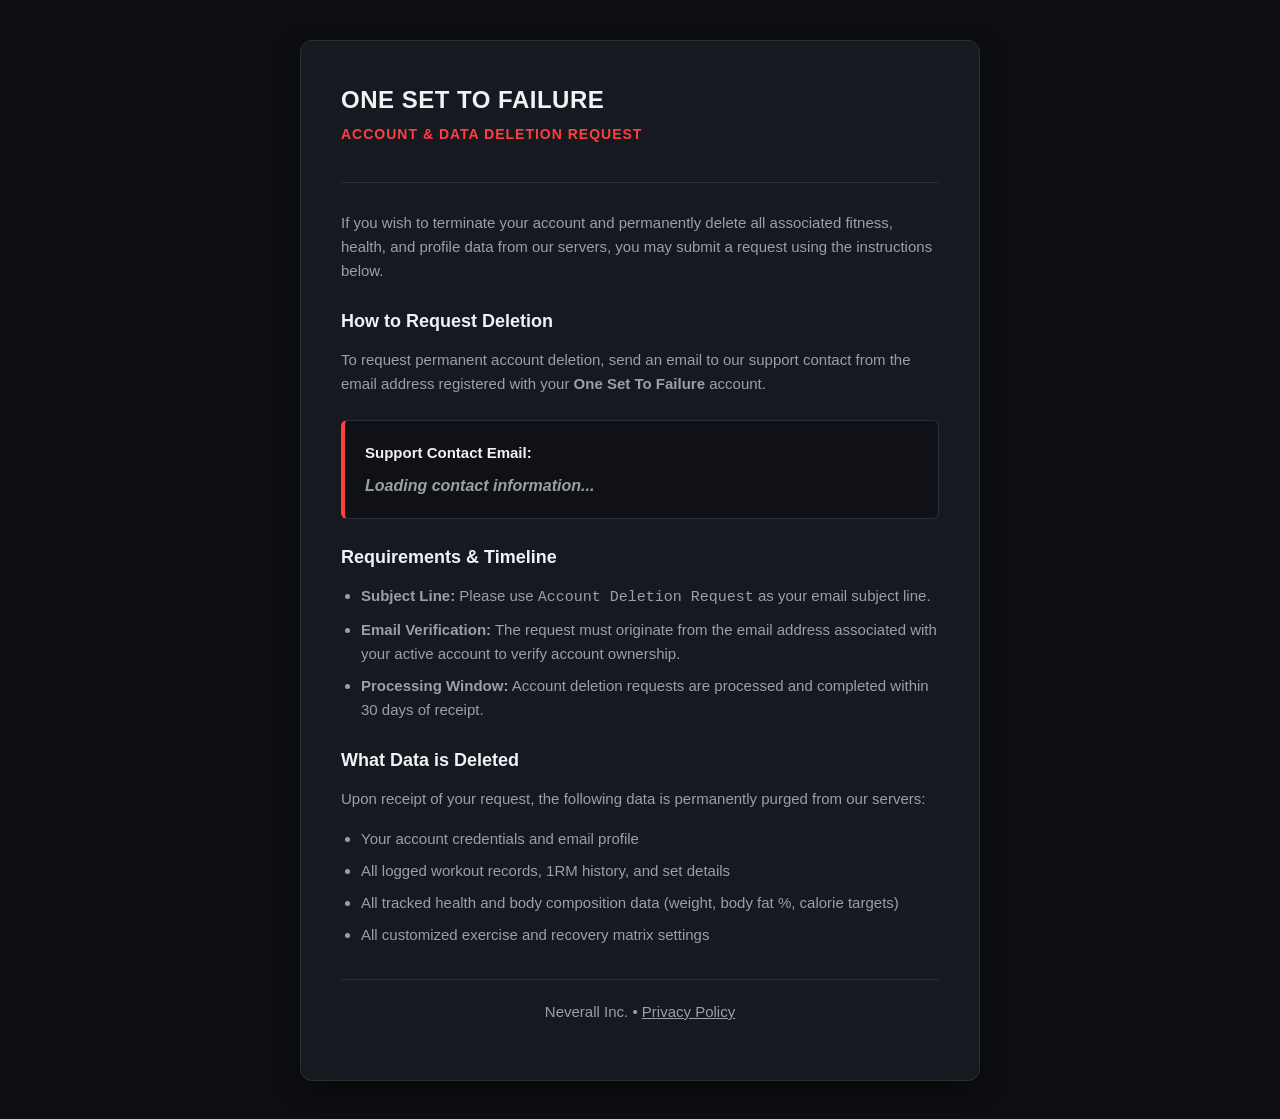
<file: delete-account.html>
<!DOCTYPE html>
<html lang="en">
<head>
    <meta charset="UTF-8">
    <meta name="viewport" content="width=device-width, initial-scale=1.0">
    <title>Delete Account - One Set To Failure</title>
    <style>
        :root {
            --bg-color: #0d0f12;
            --card-bg: #161920;
            --accent-color: #ff3e3e;
            --text-primary: #f0f2f5;
            --text-secondary: #9aa0a6;
            --border-color: #2a2e39;
            --font-family: -apple-system, BlinkMacSystemFont, 'Segoe UI', Roboto, Helvetica, Arial, sans-serif;
        }

        * {
            box-sizing: border-box;
            margin: 0;
            padding: 0;
        }

        body {
            background-color: var(--bg-color);
            color: var(--text-primary);
            font-family: var(--font-family);
            line-height: 1.6;
            padding: 40px 20px;
            display: flex;
            justify-content: center;
            align-items: center;
            min-height: 100vh;
        }

        .container {
            max-width: 680px;
            width: 100%;
            background-color: var(--card-bg);
            border: 1px solid var(--border-color);
            border-radius: 12px;
            padding: 40px;
            box-shadow: 0 8px 24px rgba(0, 0, 0, 0.5);
        }

        .header {
            border-bottom: 1px solid var(--border-color);
            padding-bottom: 20px;
            margin-bottom: 28px;
        }

        .header h1 {
            font-size: 24px;
            font-weight: 700;
            letter-spacing: 0.5px;
            text-transform: uppercase;
            color: var(--text-primary);
        }

        .header p {
            color: var(--accent-color);
            font-size: 14px;
            font-weight: 600;
            margin-top: 4px;
            text-transform: uppercase;
            letter-spacing: 1px;
        }

        h2 {
            font-size: 18px;
            color: var(--text-primary);
            margin-top: 24px;
            margin-bottom: 12px;
        }

        p, ul {
            color: var(--text-secondary);
            font-size: 15px;
            margin-bottom: 16px;
        }

        ul {
            padding-left: 20px;
        }

        li {
            margin-bottom: 8px;
        }

        .contact-box {
            background-color: #0f1116;
            border: 1px solid var(--border-color);
            border-left: 4px solid var(--accent-color);
            padding: 20px;
            border-radius: 6px;
            margin: 24px 0;
        }

        .email-link {
            color: #58a6ff;
            text-decoration: none;
            font-weight: 600;
        }

        .email-link:hover {
            text-decoration: underline;
        }

        .footer {
            margin-top: 32px;
            padding-top: 20px;
            border-top: 1px solid var(--border-color);
            font-size: 13px;
            color: var(--text-secondary);
            text-align: center;
        }

        .footer a {
            color: var(--text-secondary);
            text-decoration: underline;
        }

        @media (max-width: 480px) {
            .container {
                padding: 24px;
            }
        }
    </style>
</head>
<body>

    <div class="container">
        <div class="header">
            <h1>One Set To Failure</h1>
            <p>Account & Data Deletion Request</p>
        </div>

        <p>If you wish to terminate your account and permanently delete all associated fitness, health, and profile data from our servers, you may submit a request using the instructions below.</p>

        <h2>How to Request Deletion</h2>
        <p>To request permanent account deletion, send an email to our support contact from the email address registered with your <strong>One Set To Failure</strong> account.</p>

        <div class="contact-box">
            <p style="margin-bottom: 8px; color: var(--text-primary); font-weight: 600;">Support Contact Email:</p>
            <p id="email-container" style="margin-bottom: 0; font-size: 16px; font-weight: 600; color: var(--text-secondary);">
                <em>Loading contact information...</em>
            </p>
        </div>

        <h2>Requirements & Timeline</h2>
        <ul>
            <li><strong>Subject Line:</strong> Please use <code>Account Deletion Request</code> as your email subject line.</li>
            <li><strong>Email Verification:</strong> The request must originate from the email address associated with your active account to verify account ownership.</li>
            <li><strong>Processing Window:</strong> Account deletion requests are processed and completed within 30 days of receipt.</li>
        </ul>

        <h2>What Data is Deleted</h2>
        <p>Upon receipt of your request, the following data is permanently purged from our servers:</p>
        <ul>
            <li>Your account credentials and email profile</li>
            <li>All logged workout records, 1RM history, and set details</li>
            <li>All tracked health and body composition data (weight, body fat %, calorie targets)</li>
            <li>All customized exercise and recovery matrix settings</li>
        </ul>

        <div class="footer">
            <p>Neverall Inc. &bull; <a href="/privacy.html">Privacy Policy</a></p>
        </div>
    </div>

    <!-- Delayed JavaScript Email De-obfuscation -->
    <script>
        setTimeout(function() {
            var user = [110,101,118,101,114,97,108,108,46,105,110,99];
            var domain = [103,109,97,105,108,46,99,111,109];
            
            var userStr = user.map(function(c) { return String.fromCharCode(c); }).join('');
            var domainStr = domain.map(function(c) { return String.fromCharCode(c); }).join('');
            
            var fullEmail = userStr + '@' + domainStr;
            
            var container = document.getElementById('email-container');
            if (container) {
                container.innerHTML = '';
                var link = document.createElement('a');
                link.href = 'mailto:' + fullEmail + '?subject=Account%20Deletion%20Request';
                link.className = 'email-link';
                link.textContent = fullEmail;
                container.appendChild(link);
            }
        }, 2000); // 2000ms (2 second delay)
    </script>
</body>
</html>
</file>
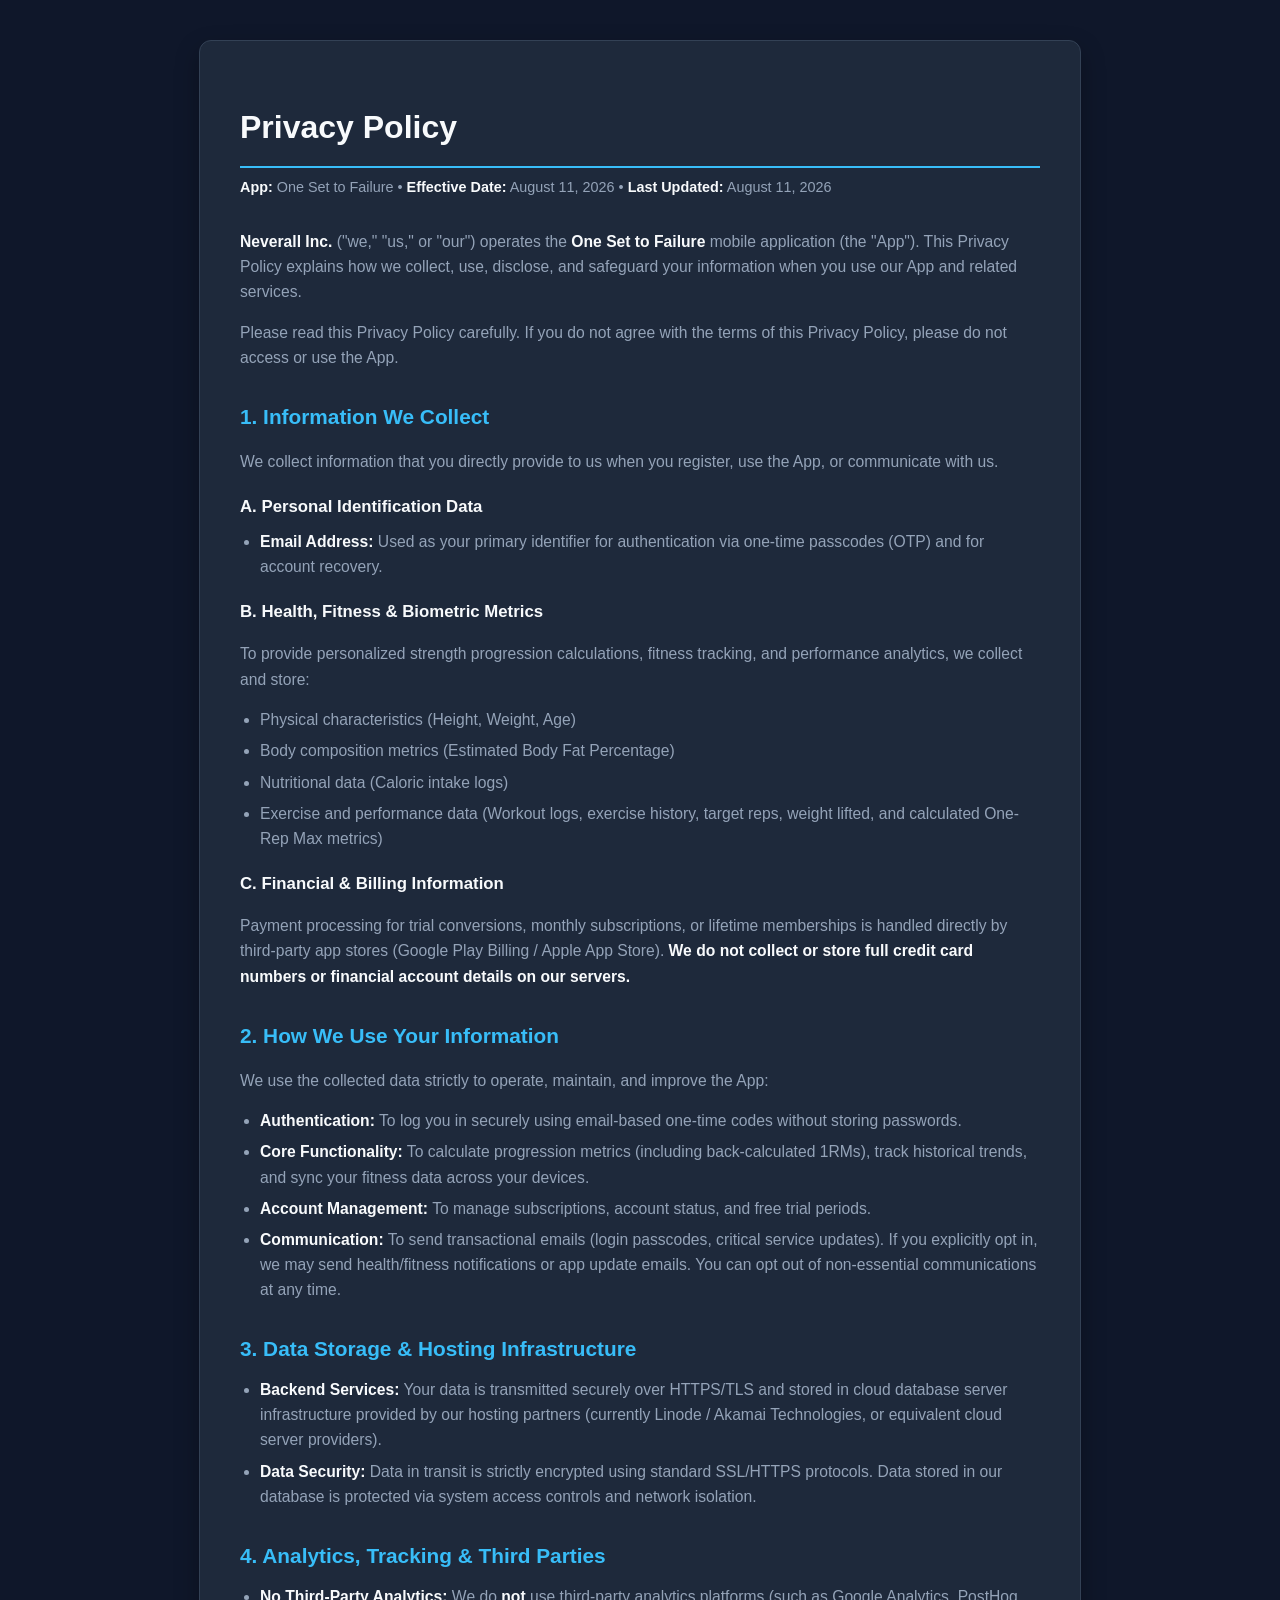
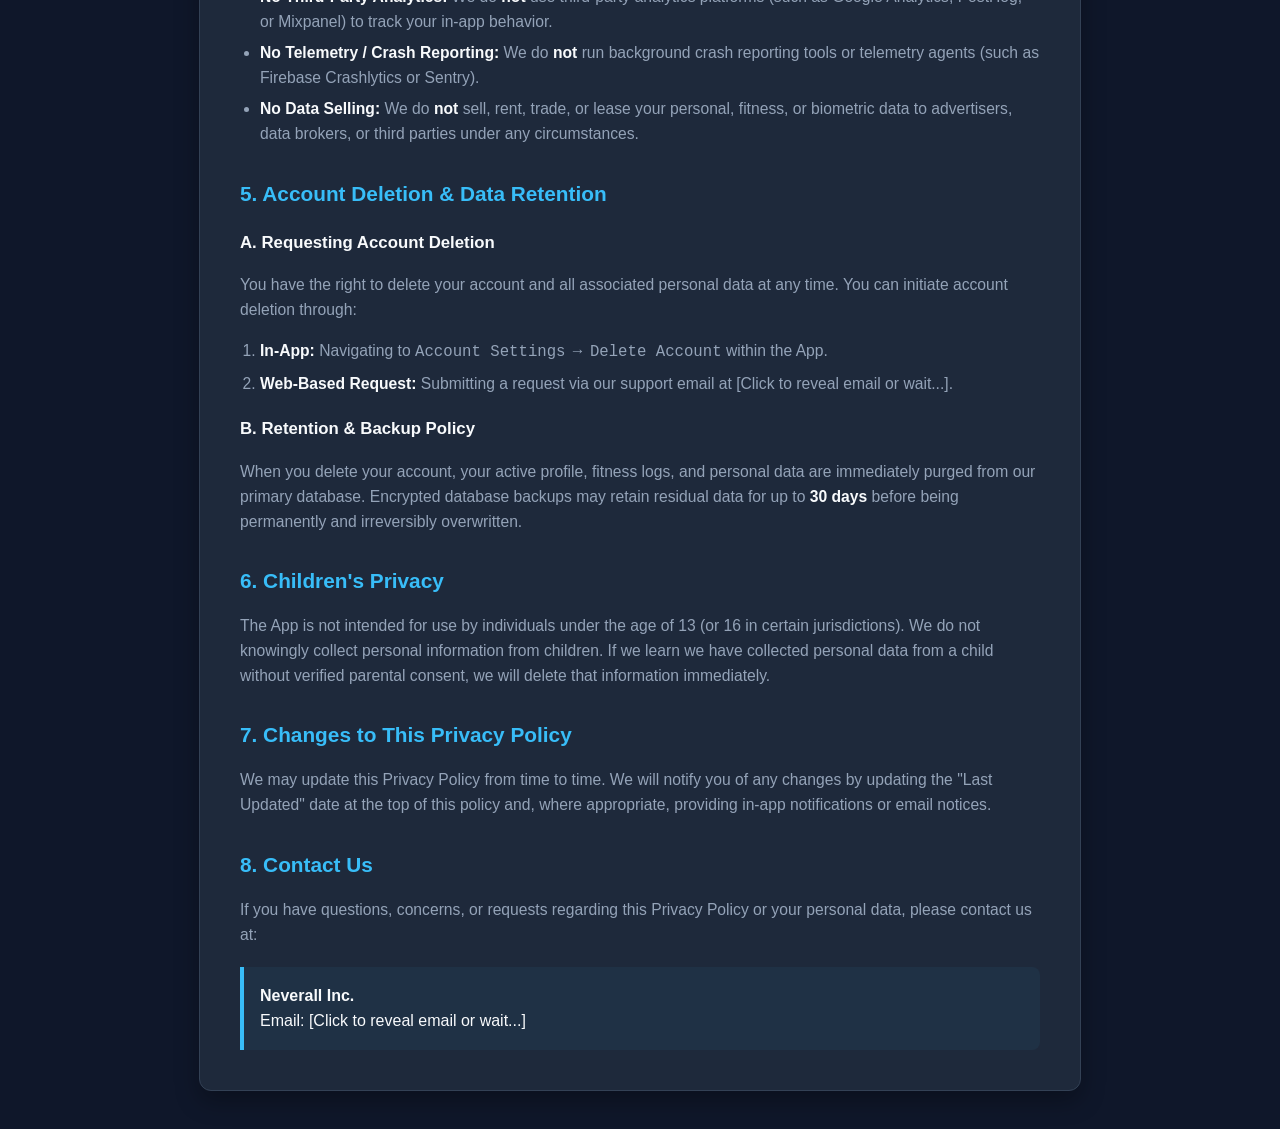
<file: privacy.html>
<!DOCTYPE html>
<html lang="en">
<head>
    <meta charset="UTF-8">
    <meta name="viewport" content="width=device-width, initial-scale=1.0">
    <title>Privacy Policy - One Set to Failure</title>
    <style>
        :root {
            --bg-color: #0f172a;
            --card-bg: #1e293b;
            --text-primary: #f8fafc;
            --text-secondary: #94a3b8;
            --accent-color: #38bdf8;
            --border-color: #334155;
        }

        body {
            font-family: -apple-system, BlinkMacSystemFont, "Segoe UI", Roboto, Helvetica, Arial, sans-serif;
            line-height: 1.6;
            color: var(--text-primary);
            background-color: var(--bg-color);
            margin: 0;
            padding: 40px 20px;
        }

        .container {
            max-width: 800px;
            margin: 0 auto;
            background: var(--card-bg);
            padding: 40px;
            border-radius: 12px;
            box-shadow: 0 10px 25px rgba(0, 0, 0, 0.3);
            border: 1px solid var(--border-color);
        }

        h1 {
            color: var(--text-primary);
            font-size: 2rem;
            margin-bottom: 8px;
            border-bottom: 2px solid var(--accent-color);
            padding-bottom: 12px;
        }

        .meta {
            color: var(--text-secondary);
            font-size: 0.9rem;
            margin-bottom: 30px;
        }

        h2 {
            color: var(--accent-color);
            font-size: 1.3rem;
            margin-top: 30px;
            margin-bottom: 12px;
        }

        h3 {
            color: var(--text-primary);
            font-size: 1.05rem;
            margin-top: 20px;
            margin-bottom: 8px;
        }

        p, li {
            color: var(--text-secondary);
            font-size: 0.98rem;
        }

        ul, ol {
            padding-left: 20px;
            margin-top: 6px;
        }

        li {
            margin-bottom: 6px;
        }

        strong {
            color: var(--text-primary);
        }

        a {
            color: var(--accent-color);
            text-decoration: none;
        }

        a:hover {
            text-decoration: underline;
        }

        .contact-box {
            background-color: rgba(56, 189, 248, 0.05);
            border-left: 4px solid var(--accent-color);
            padding: 16px;
            margin-top: 20px;
            border-radius: 0 8px 8px 0;
        }
    </style>
</head>
<body>
    <div class="container">
        <h1>Privacy Policy</h1>
        <div class="meta">
            <strong>App:</strong> One Set to Failure &bull; 
            <strong>Effective Date:</strong> August 11, 2026 &bull; 
            <strong>Last Updated:</strong> August 11, 2026
        </div>

        <p><strong>Neverall Inc.</strong> ("we," "us," or "our") operates the <strong>One Set to Failure</strong> mobile application (the "App"). This Privacy Policy explains how we collect, use, disclose, and safeguard your information when you use our App and related services.</p>

        <p>Please read this Privacy Policy carefully. If you do not agree with the terms of this Privacy Policy, please do not access or use the App.</p>

        <h2>1. Information We Collect</h2>
        <p>We collect information that you directly provide to us when you register, use the App, or communicate with us.</p>

        <h3>A. Personal Identification Data</h3>
        <ul>
            <li><strong>Email Address:</strong> Used as your primary identifier for authentication via one-time passcodes (OTP) and for account recovery.</li>
        </ul>

        <h3>B. Health, Fitness & Biometric Metrics</h3>
        <p>To provide personalized strength progression calculations, fitness tracking, and performance analytics, we collect and store:</p>
        <ul>
            <li>Physical characteristics (Height, Weight, Age)</li>
            <li>Body composition metrics (Estimated Body Fat Percentage)</li>
            <li>Nutritional data (Caloric intake logs)</li>
            <li>Exercise and performance data (Workout logs, exercise history, target reps, weight lifted, and calculated One-Rep Max metrics)</li>
        </ul>

        <h3>C. Financial & Billing Information</h3>
        <p>Payment processing for trial conversions, monthly subscriptions, or lifetime memberships is handled directly by third-party app stores (Google Play Billing / Apple App Store). <strong>We do not collect or store full credit card numbers or financial account details on our servers.</strong></p>

        <h2>2. How We Use Your Information</h2>
        <p>We use the collected data strictly to operate, maintain, and improve the App:</p>
        <ul>
            <li><strong>Authentication:</strong> To log you in securely using email-based one-time codes without storing passwords.</li>
            <li><strong>Core Functionality:</strong> To calculate progression metrics (including back-calculated 1RMs), track historical trends, and sync your fitness data across your devices.</li>
            <li><strong>Account Management:</strong> To manage subscriptions, account status, and free trial periods.</li>
            <li><strong>Communication:</strong> To send transactional emails (login passcodes, critical service updates). If you explicitly opt in, we may send health/fitness notifications or app update emails. You can opt out of non-essential communications at any time.</li>
        </ul>

        <h2>3. Data Storage & Hosting Infrastructure</h2>
        <ul>
            <li><strong>Backend Services:</strong> Your data is transmitted securely over HTTPS/TLS and stored in cloud database server infrastructure provided by our hosting partners (currently Linode / Akamai Technologies, or equivalent cloud server providers).</li>
            <li><strong>Data Security:</strong> Data in transit is strictly encrypted using standard SSL/HTTPS protocols. Data stored in our database is protected via system access controls and network isolation.</li>
        </ul>

        <h2>4. Analytics, Tracking & Third Parties</h2>
        <ul>
            <li><strong>No Third-Party Analytics:</strong> We do <strong>not</strong> use third-party analytics platforms (such as Google Analytics, PostHog, or Mixpanel) to track your in-app behavior.</li>
            <li><strong>No Telemetry / Crash Reporting:</strong> We do <strong>not</strong> run background crash reporting tools or telemetry agents (such as Firebase Crashlytics or Sentry).</li>
            <li><strong>No Data Selling:</strong> We do <strong>not</strong> sell, rent, trade, or lease your personal, fitness, or biometric data to advertisers, data brokers, or third parties under any circumstances.</li>
        </ul>

        <h2>5. Account Deletion & Data Retention</h2>
        <h3>A. Requesting Account Deletion</h3>
        <p>You have the right to delete your account and all associated personal data at any time. You can initiate account deletion through:</p>
        <ol>
            <li><strong>In-App:</strong> Navigating to <code>Account Settings</code> &rarr; <code>Delete Account</code> within the App.</li>
            <li><strong>Web-Based Request:</strong> Submitting a request via our support email at <span class="email-placeholder">[Click to reveal email or wait...]</span>.</li>
        </ol>

        <h3>B. Retention & Backup Policy</h3>
        <p>When you delete your account, your active profile, fitness logs, and personal data are immediately purged from our primary database. Encrypted database backups may retain residual data for up to <strong>30 days</strong> before being permanently and irreversibly overwritten.</p>

        <h2>6. Children's Privacy</h2>
        <p>The App is not intended for use by individuals under the age of 13 (or 16 in certain jurisdictions). We do not knowingly collect personal information from children. If we learn we have collected personal data from a child without verified parental consent, we will delete that information immediately.</p>

        <h2>7. Changes to This Privacy Policy</h2>
        <p>We may update this Privacy Policy from time to time. We will notify you of any changes by updating the "Last Updated" date at the top of this policy and, where appropriate, providing in-app notifications or email notices.</p>

        <h2>8. Contact Us</h2>
        <p>If you have questions, concerns, or requests regarding this Privacy Policy or your personal data, please contact us at:</p>
        <div class="contact-box">
            <strong>Neverall Inc.</strong><br>
            Email: <span class="email-placeholder">[Click to reveal email or wait...]</span>
        </div>
    </div>

    <script>
        document.addEventListener('DOMContentLoaded', function() {
            // Base64 encoded 'neverall.inc@gmail.com'
            const encoded = 'bmV2ZXJhbGwuaW5jQGdtYWlsLmNvbQ==';
            
            function renderEmail() {
                const email = atob(encoded);
                const elements = document.querySelectorAll('.email-placeholder');
                elements.forEach(function(el) {
                    el.innerHTML = ''; // clear placeholder text
                    const link = document.createElement('a');
                    link.href = 'mailto:' + email;
                    link.textContent = email;
                    el.appendChild(link);
                });
            }

            // 1. Delayed rendering after 2000ms to bypass fast-evaluating JS bots
            const timer = setTimeout(renderEmail, 2000);

            // 2. Click fallback so real users don't have to wait 2s if they click directly
            document.querySelectorAll('.email-placeholder').forEach(function(el) {
                el.style.cursor = 'pointer';
                el.addEventListener('click', function handler() {
                    clearTimeout(timer);
                    renderEmail();
                });
            });
        });
    </script>
</body>
</html>
</file>
